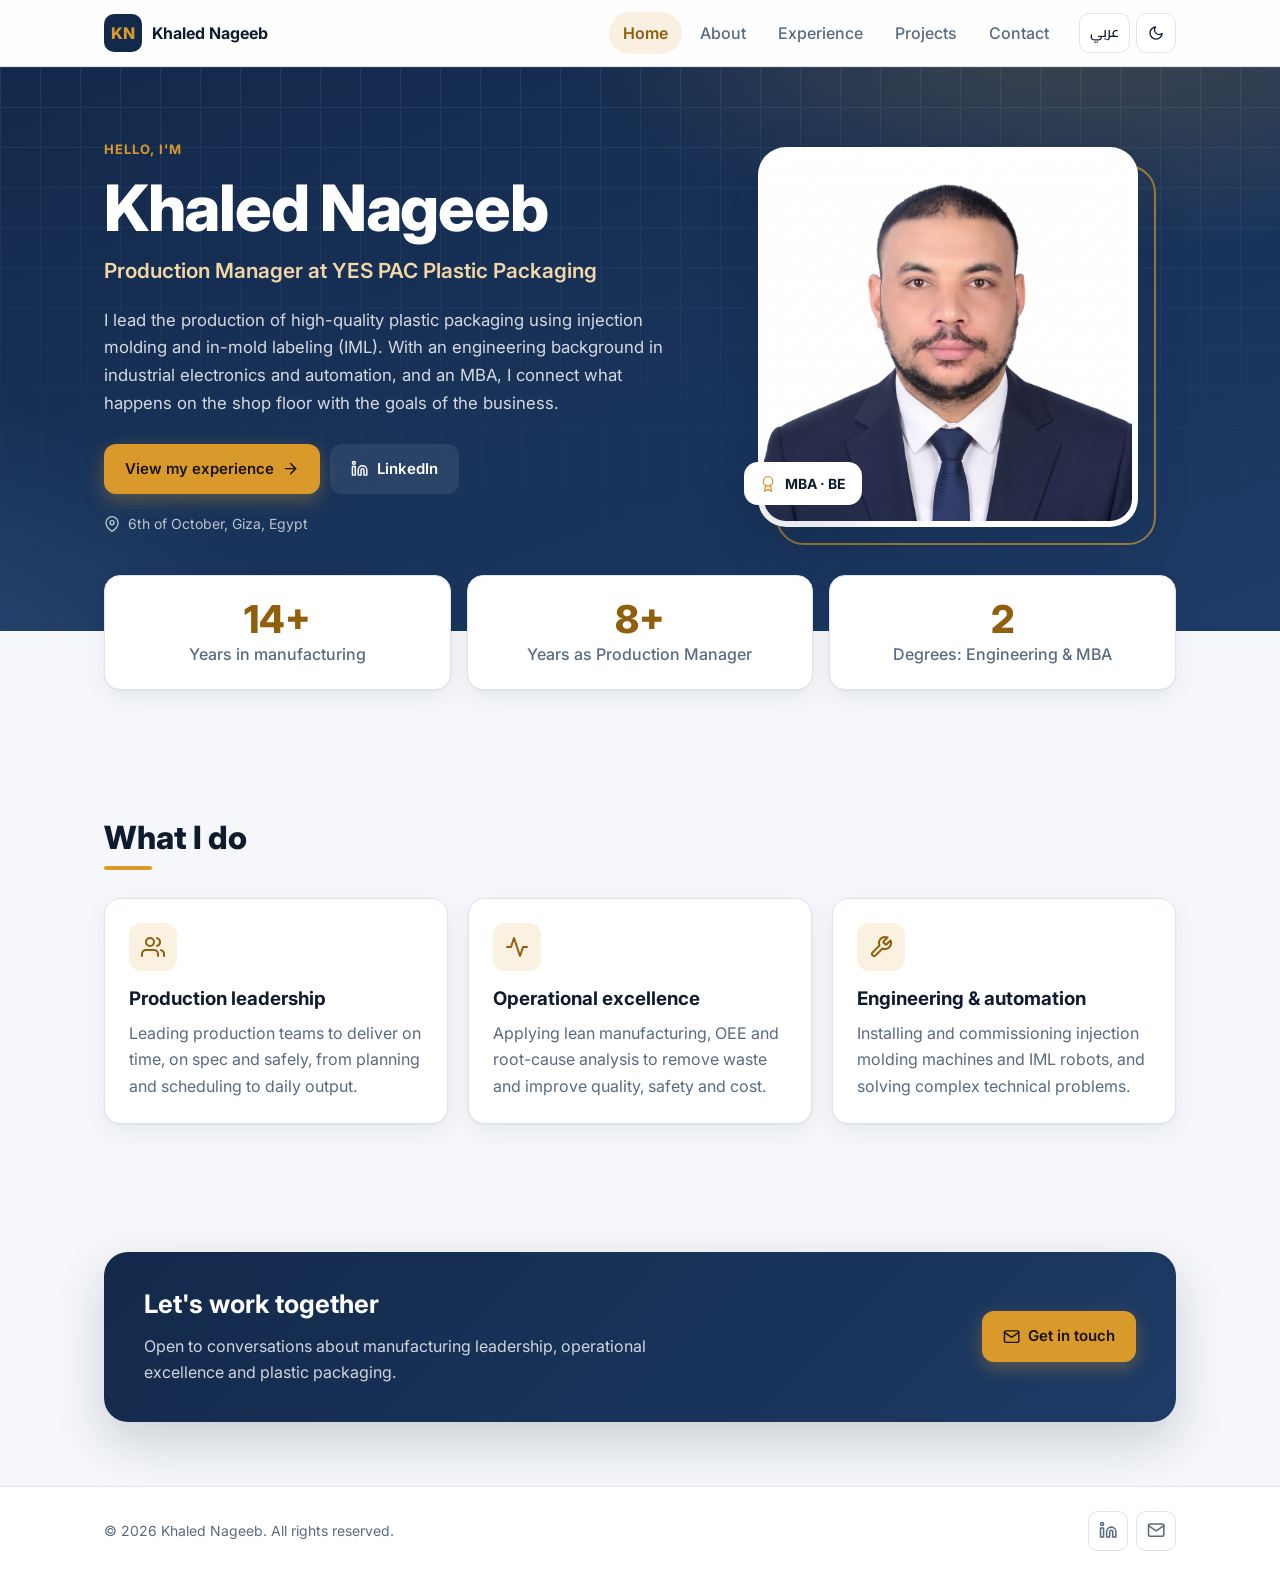
<file: index.html>
<!doctype html>
<html lang="en" dir="ltr">
<head>
  <meta charset="utf-8">
  <meta name="viewport" content="width=device-width, initial-scale=1">
  <title>Khaled Nageeb | Production Manager</title>
  <meta name="description" content="Khaled Nageeb, Production Manager in plastic injection molding and IML packaging, with lean manufacturing, continuous improvement and an MBA.">
  <script>(function(){try{var l=localStorage.getItem('kn-lang'),t=localStorage.getItem('kn-theme');if(l==='ar'){document.documentElement.lang='ar';document.documentElement.dir='rtl';}if(t)document.documentElement.setAttribute('data-theme',t);}catch(e){}})();</script>
  <link rel="preconnect" href="https://fonts.googleapis.com">
  <link rel="preconnect" href="https://fonts.gstatic.com" crossorigin>
  <link href="https://fonts.googleapis.com/css2?family=Cairo:wght@400;500;600;700;800&family=Inter:wght@400;500;600;700;800&display=swap" rel="stylesheet">
  <link rel="stylesheet" href="assets/css/style.css">
  <link rel="icon" href="assets/img/khaled.jpg">
</head>
<body data-page="home">
  <div id="app-header"></div>
  <main id="main">
    <noscript><p>Please enable JavaScript to view this website.</p></noscript>
  </main>
  <div id="app-footer"></div>
  <script src="assets/js/content.js"></script>
  <script src="assets/js/main.js"></script>
</body>
</html>
</file>
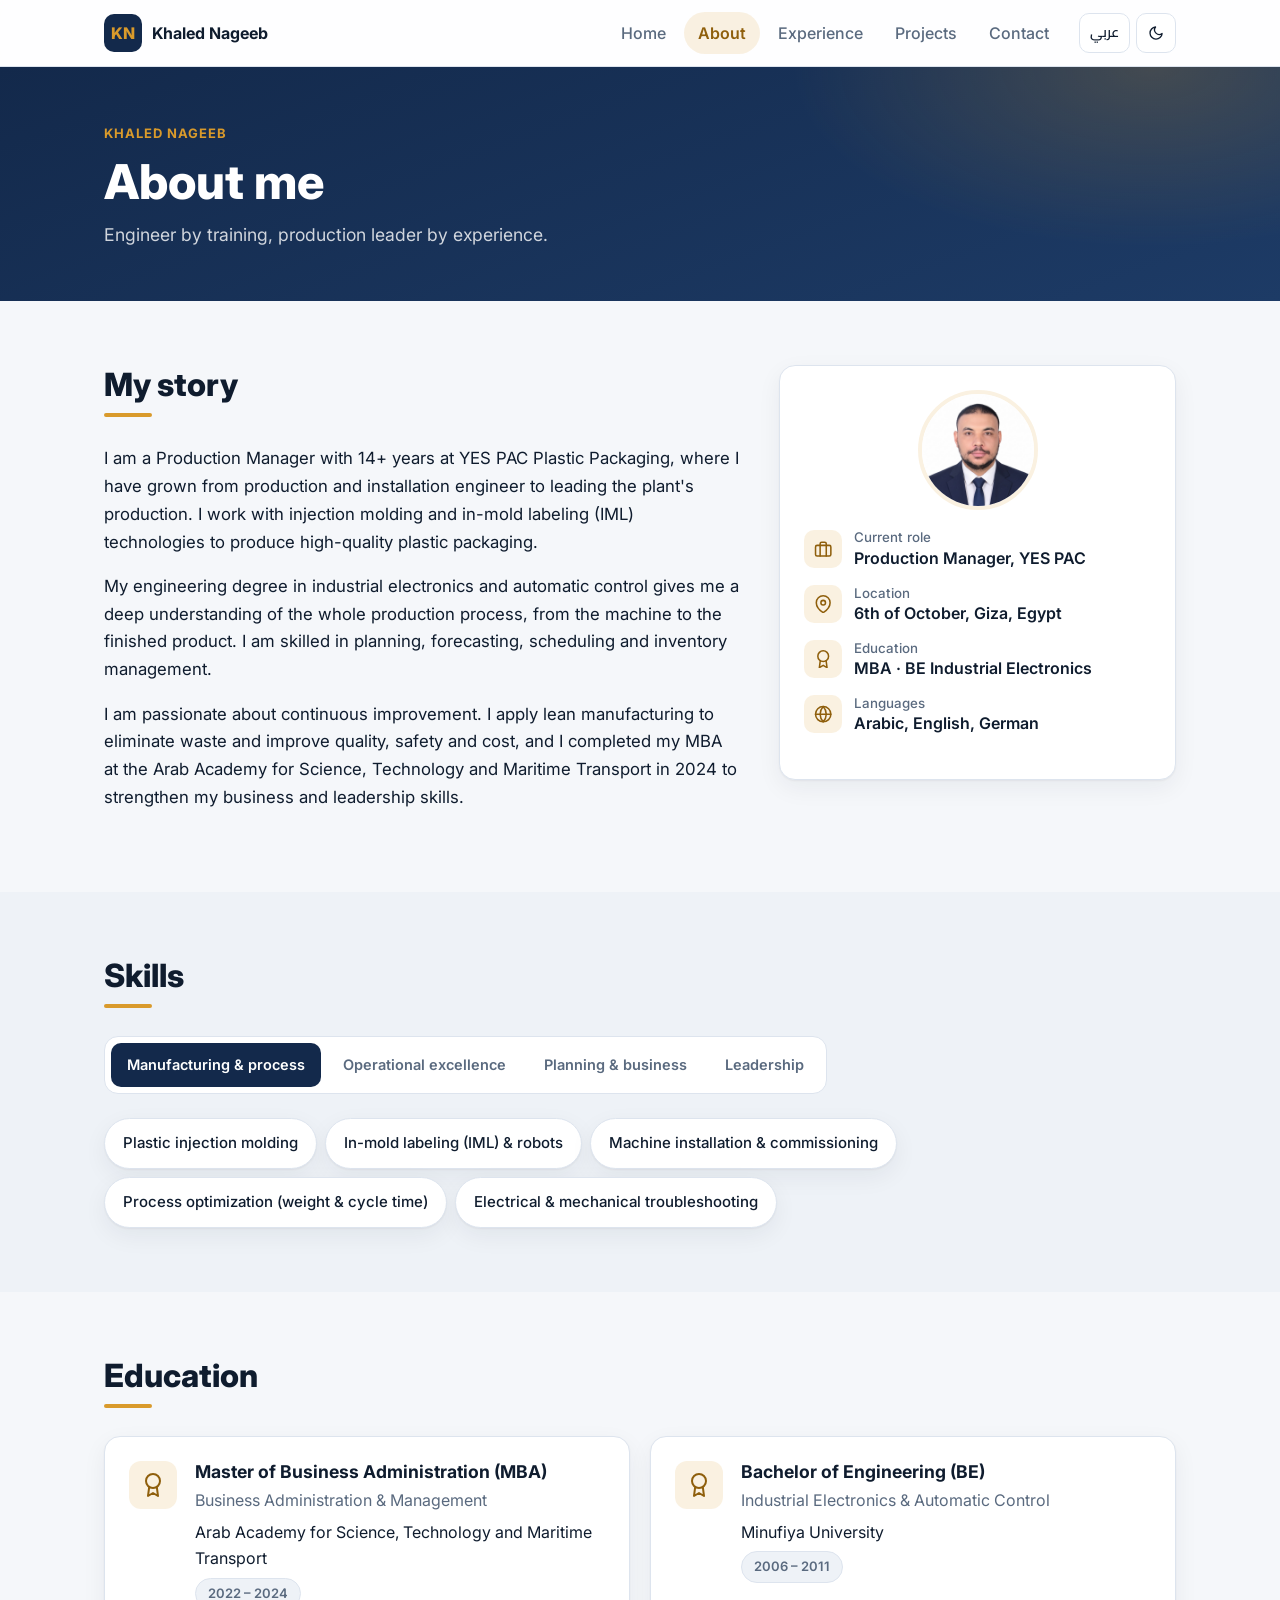
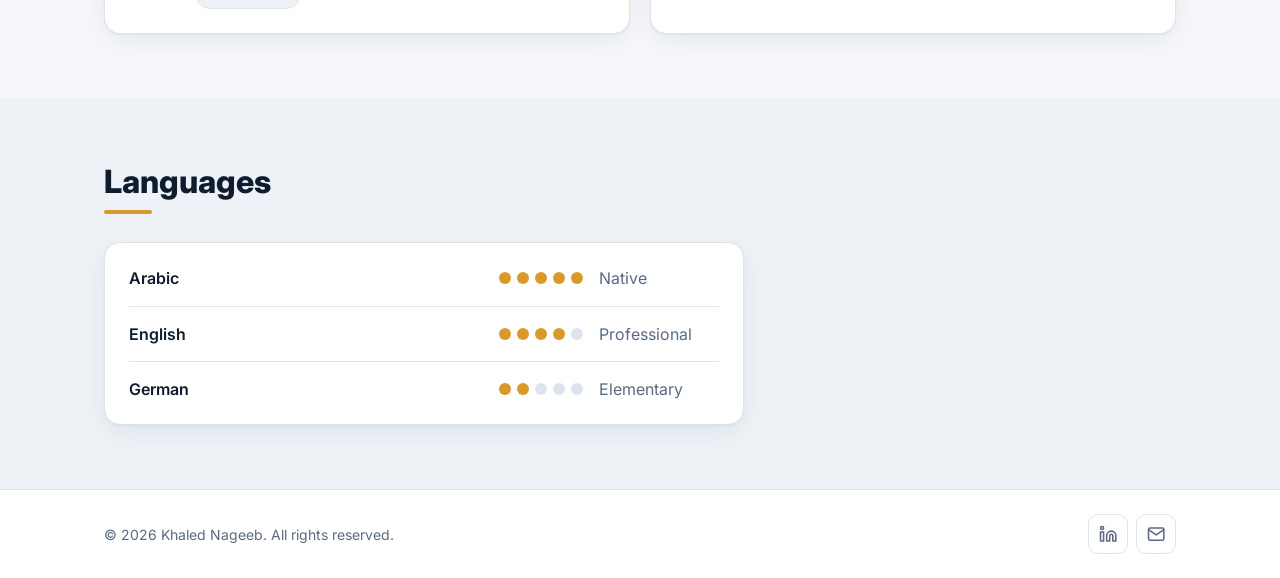
<file: about.html>
<!doctype html>
<html lang="en" dir="ltr">
<head>
  <meta charset="utf-8">
  <meta name="viewport" content="width=device-width, initial-scale=1">
  <title>Khaled Nageeb | Production Manager</title>
  <meta name="description" content="Khaled Nageeb, Production Manager in plastic injection molding and IML packaging, with lean manufacturing, continuous improvement and an MBA.">
  <script>(function(){try{var l=localStorage.getItem('kn-lang'),t=localStorage.getItem('kn-theme');if(l==='ar'){document.documentElement.lang='ar';document.documentElement.dir='rtl';}if(t)document.documentElement.setAttribute('data-theme',t);}catch(e){}})();</script>
  <link rel="preconnect" href="https://fonts.googleapis.com">
  <link rel="preconnect" href="https://fonts.gstatic.com" crossorigin>
  <link href="https://fonts.googleapis.com/css2?family=Cairo:wght@400;500;600;700;800&family=Inter:wght@400;500;600;700;800&display=swap" rel="stylesheet">
  <link rel="stylesheet" href="assets/css/style.css">
  <link rel="icon" href="assets/img/khaled.jpg">
</head>
<body data-page="about">
  <div id="app-header"></div>
  <main id="main">
    <noscript><p>Please enable JavaScript to view this website.</p></noscript>
  </main>
  <div id="app-footer"></div>
  <script src="assets/js/content.js"></script>
  <script src="assets/js/main.js"></script>
</body>
</html>
</file>
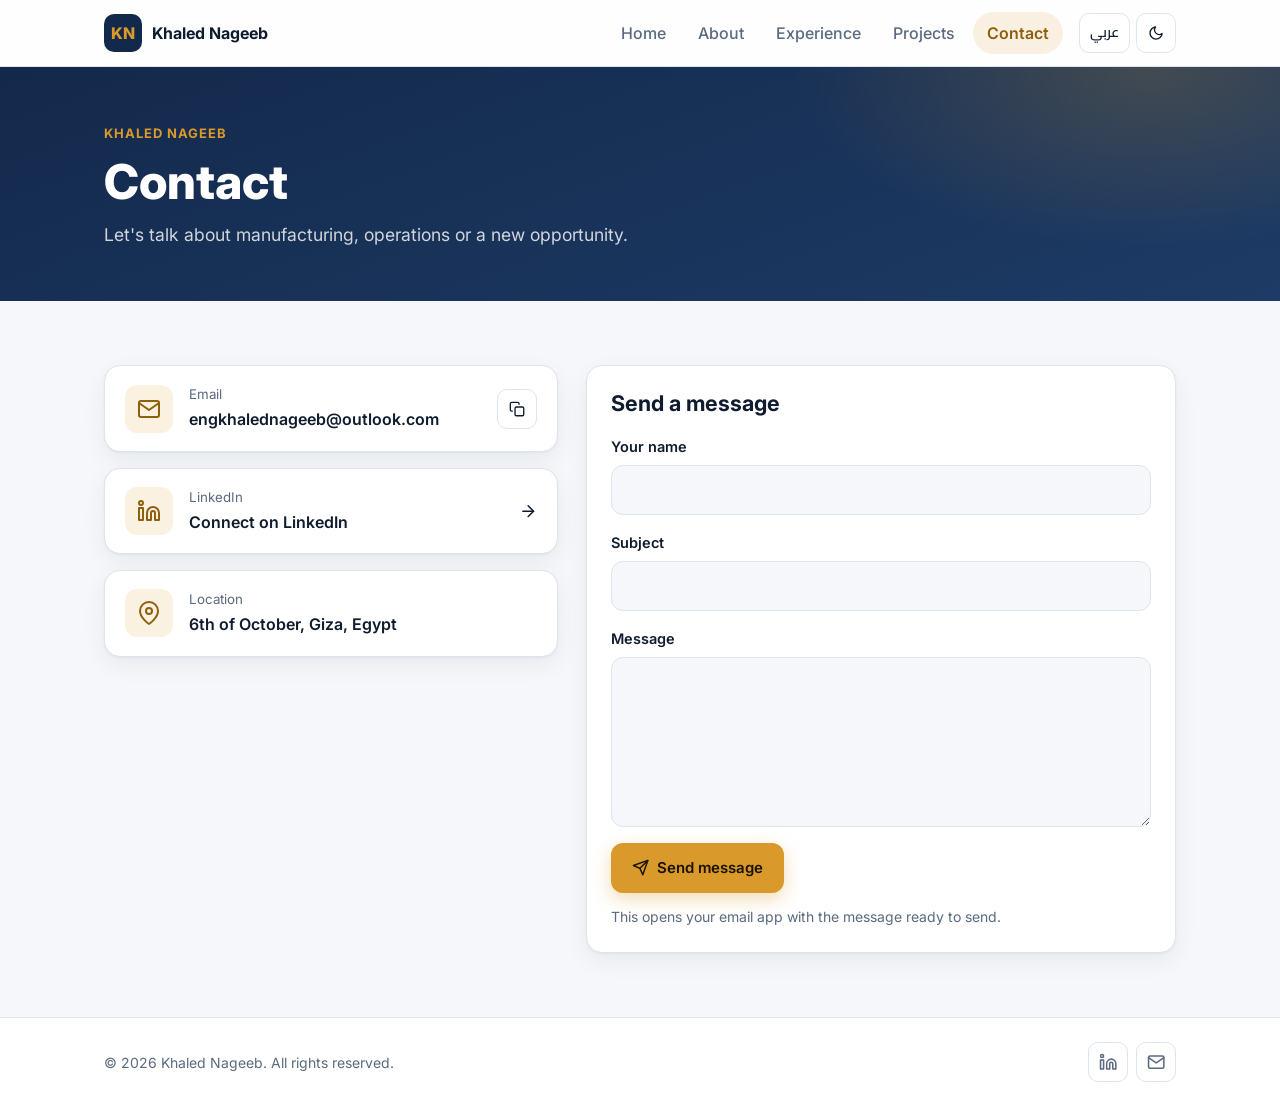
<file: contact.html>
<!doctype html>
<html lang="en" dir="ltr">
<head>
  <meta charset="utf-8">
  <meta name="viewport" content="width=device-width, initial-scale=1">
  <title>Khaled Nageeb | Production Manager</title>
  <meta name="description" content="Khaled Nageeb, Production Manager in plastic injection molding and IML packaging, with lean manufacturing, continuous improvement and an MBA.">
  <script>(function(){try{var l=localStorage.getItem('kn-lang'),t=localStorage.getItem('kn-theme');if(l==='ar'){document.documentElement.lang='ar';document.documentElement.dir='rtl';}if(t)document.documentElement.setAttribute('data-theme',t);}catch(e){}})();</script>
  <link rel="preconnect" href="https://fonts.googleapis.com">
  <link rel="preconnect" href="https://fonts.gstatic.com" crossorigin>
  <link href="https://fonts.googleapis.com/css2?family=Cairo:wght@400;500;600;700;800&family=Inter:wght@400;500;600;700;800&display=swap" rel="stylesheet">
  <link rel="stylesheet" href="assets/css/style.css">
  <link rel="icon" href="assets/img/khaled.jpg">
</head>
<body data-page="contact">
  <div id="app-header"></div>
  <main id="main">
    <noscript><p>Please enable JavaScript to view this website.</p></noscript>
  </main>
  <div id="app-footer"></div>
  <script src="assets/js/content.js"></script>
  <script src="assets/js/main.js"></script>
</body>
</html>
</file>
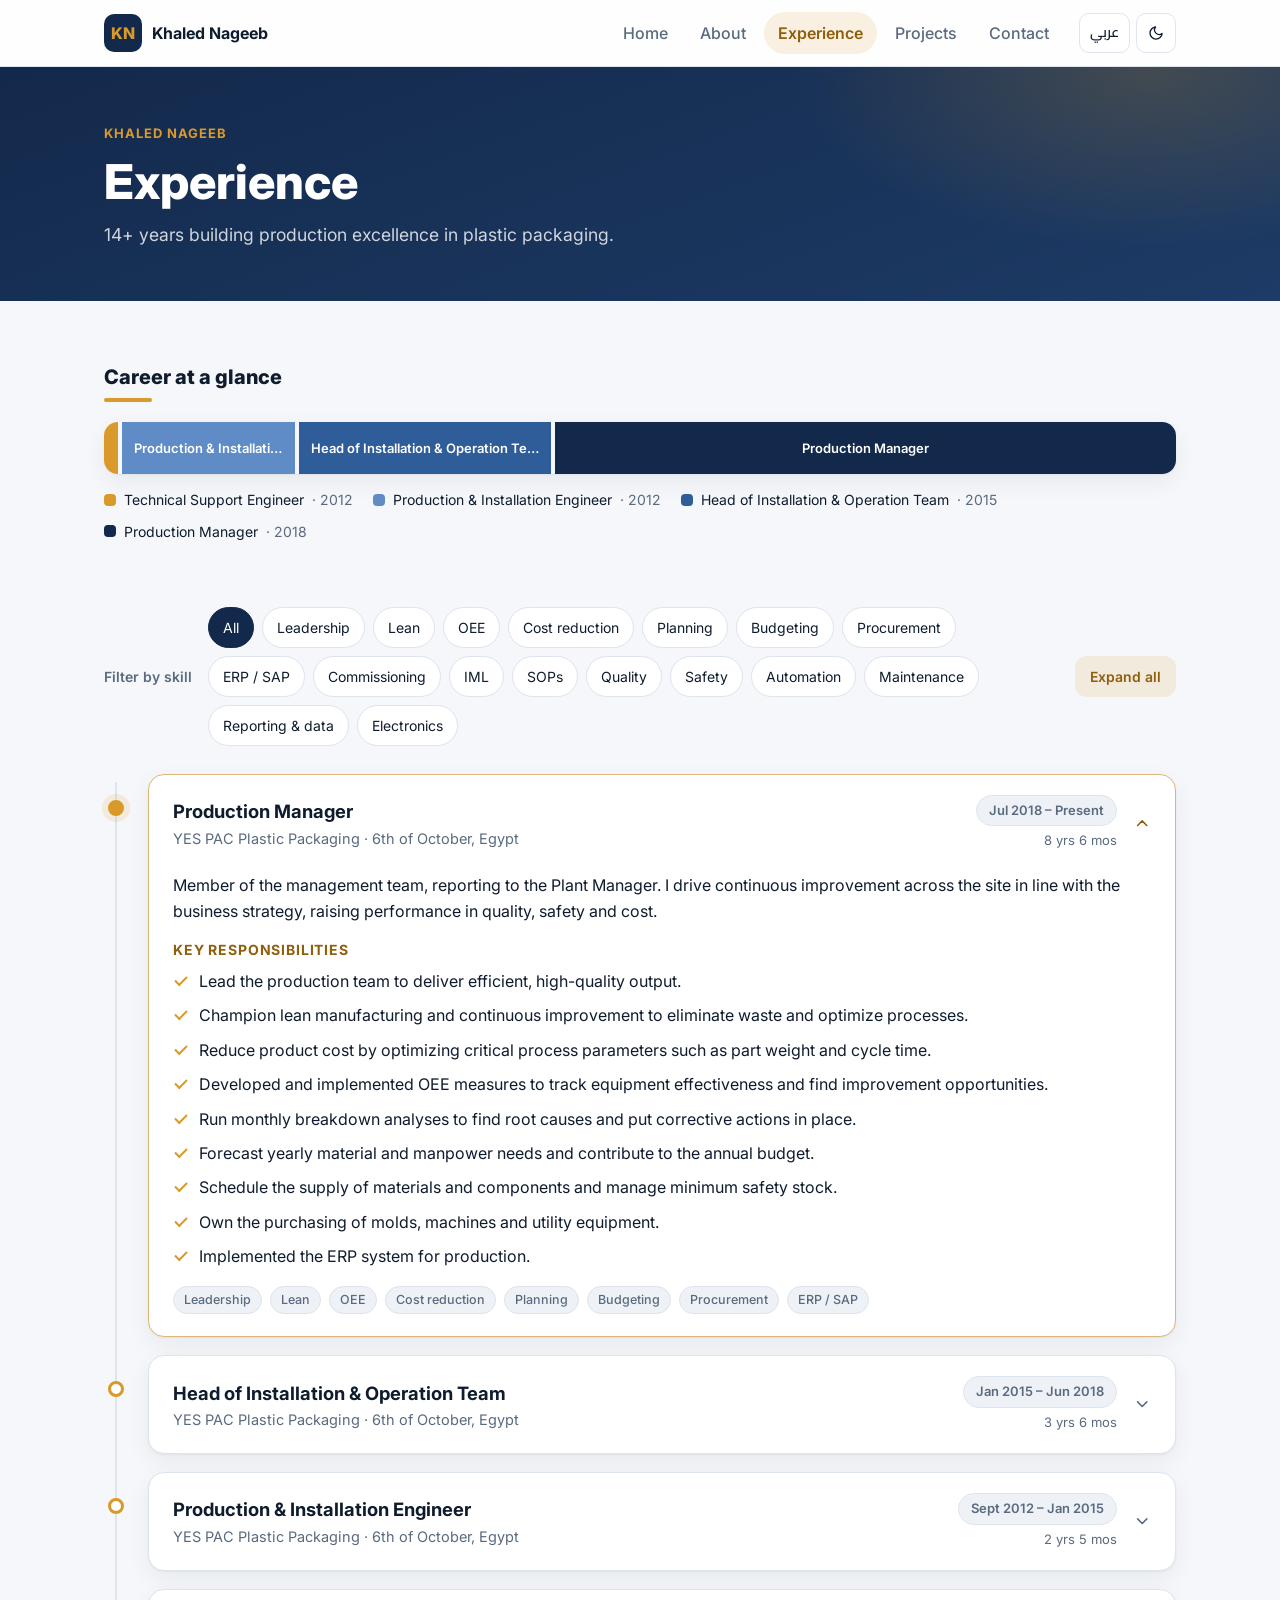
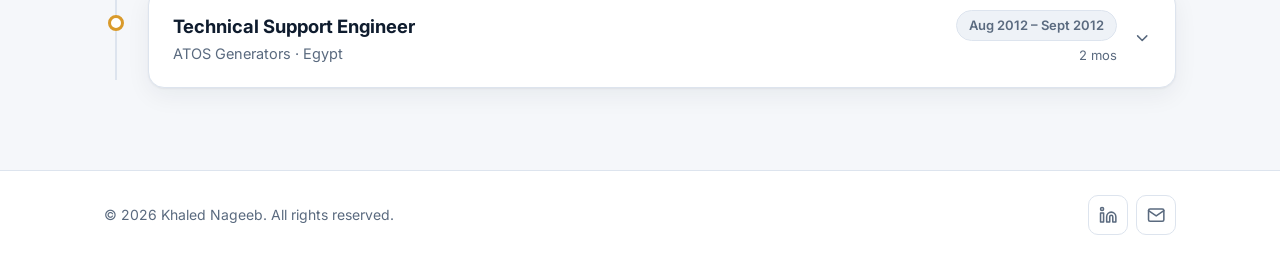
<file: experience.html>
<!doctype html>
<html lang="en" dir="ltr">
<head>
  <meta charset="utf-8">
  <meta name="viewport" content="width=device-width, initial-scale=1">
  <title>Khaled Nageeb | Production Manager</title>
  <meta name="description" content="Khaled Nageeb, Production Manager in plastic injection molding and IML packaging, with lean manufacturing, continuous improvement and an MBA.">
  <script>(function(){try{var l=localStorage.getItem('kn-lang'),t=localStorage.getItem('kn-theme');if(l==='ar'){document.documentElement.lang='ar';document.documentElement.dir='rtl';}if(t)document.documentElement.setAttribute('data-theme',t);}catch(e){}})();</script>
  <link rel="preconnect" href="https://fonts.googleapis.com">
  <link rel="preconnect" href="https://fonts.gstatic.com" crossorigin>
  <link href="https://fonts.googleapis.com/css2?family=Cairo:wght@400;500;600;700;800&family=Inter:wght@400;500;600;700;800&display=swap" rel="stylesheet">
  <link rel="stylesheet" href="assets/css/style.css">
  <link rel="icon" href="assets/img/khaled.jpg">
</head>
<body data-page="experience">
  <div id="app-header"></div>
  <main id="main">
    <noscript><p>Please enable JavaScript to view this website.</p></noscript>
  </main>
  <div id="app-footer"></div>
  <script src="assets/js/content.js"></script>
  <script src="assets/js/main.js"></script>
</body>
</html>
</file>
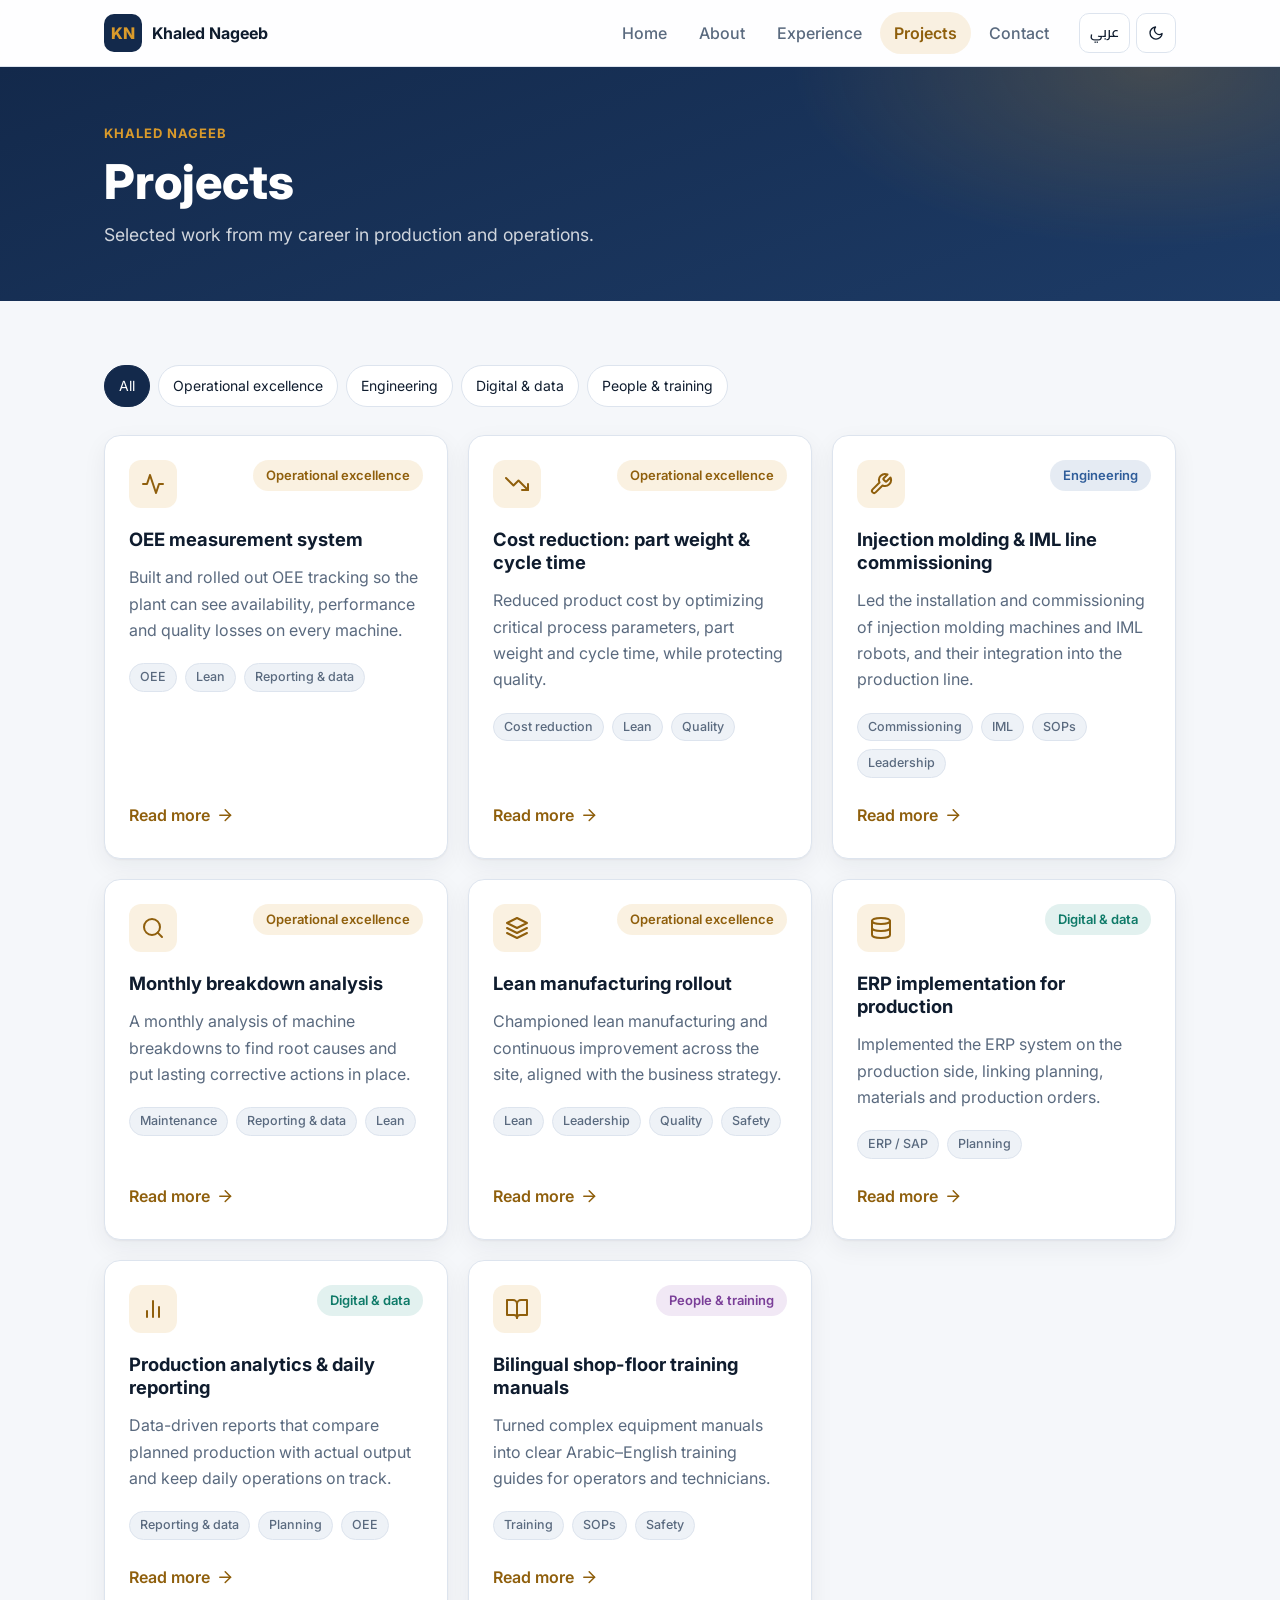
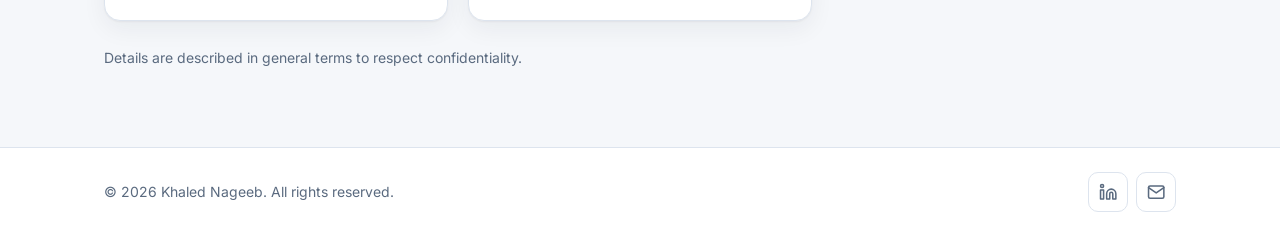
<file: projects.html>
<!doctype html>
<html lang="en" dir="ltr">
<head>
  <meta charset="utf-8">
  <meta name="viewport" content="width=device-width, initial-scale=1">
  <title>Khaled Nageeb | Production Manager</title>
  <meta name="description" content="Khaled Nageeb, Production Manager in plastic injection molding and IML packaging, with lean manufacturing, continuous improvement and an MBA.">
  <script>(function(){try{var l=localStorage.getItem('kn-lang'),t=localStorage.getItem('kn-theme');if(l==='ar'){document.documentElement.lang='ar';document.documentElement.dir='rtl';}if(t)document.documentElement.setAttribute('data-theme',t);}catch(e){}})();</script>
  <link rel="preconnect" href="https://fonts.googleapis.com">
  <link rel="preconnect" href="https://fonts.gstatic.com" crossorigin>
  <link href="https://fonts.googleapis.com/css2?family=Cairo:wght@400;500;600;700;800&family=Inter:wght@400;500;600;700;800&display=swap" rel="stylesheet">
  <link rel="stylesheet" href="assets/css/style.css">
  <link rel="icon" href="assets/img/khaled.jpg">
</head>
<body data-page="projects">
  <div id="app-header"></div>
  <main id="main">
    <noscript><p>Please enable JavaScript to view this website.</p></noscript>
  </main>
  <div id="app-footer"></div>
  <script src="assets/js/content.js"></script>
  <script src="assets/js/main.js"></script>
</body>
</html>
</file>
<file: assets/css/style.css>
/* ===== Tokens ===== */
:root {
  --bg: #f5f7fa;
  --surface: #ffffff;
  --surface-2: #eef2f7;
  --text: #0f1c2e;
  --muted: #5a6a7f;
  --border: #dde4ee;
  --navy: #13294b;
  --navy-2: #1d3b66;
  --accent: #d99a2b;
  --accent-text: #8f5f0c;
  --accent-soft: rgba(217, 154, 43, 0.14);
  --on-accent: #1a1203;
  --hero-text: #ffffff;
  --shadow: 0 1px 2px rgba(15, 28, 46, 0.05), 0 8px 24px rgba(15, 28, 46, 0.06);
  --shadow-lg: 0 20px 50px rgba(15, 28, 46, 0.18);
  --radius: 16px;
  --font: "Inter", system-ui, -apple-system, "Segoe UI", Roboto, Arial, sans-serif;
  --seg-1: #13294b;
  --seg-2: #2f5d9a;
  --seg-3: #5f8cc7;
  --seg-4: #d99a2b;
  color-scheme: light;
}

@media (prefers-color-scheme: dark) {
  :root:not([data-theme="light"]) {
    --bg: #0a121d;
    --surface: #111c2b;
    --surface-2: #162436;
    --text: #e7edf5;
    --muted: #97a8bd;
    --border: #23354b;
    --navy: #0d1c33;
    --navy-2: #152a4a;
    --accent-text: #f0bf68;
    --accent-soft: rgba(217, 154, 43, 0.16);
    --shadow: 0 1px 2px rgba(0, 0, 0, 0.3), 0 8px 24px rgba(0, 0, 0, 0.25);
    --shadow-lg: 0 20px 50px rgba(0, 0, 0, 0.5);
    --seg-1: #3f6fb0;
    --seg-2: #5f8cc7;
    --seg-3: #8fb2df;
    color-scheme: dark;
  }
}
:root[data-theme="dark"] {
  --bg: #0a121d;
  --surface: #111c2b;
  --surface-2: #162436;
  --text: #e7edf5;
  --muted: #97a8bd;
  --border: #23354b;
  --navy: #0d1c33;
  --navy-2: #152a4a;
  --accent-text: #f0bf68;
  --accent-soft: rgba(217, 154, 43, 0.16);
  --shadow: 0 1px 2px rgba(0, 0, 0, 0.3), 0 8px 24px rgba(0, 0, 0, 0.25);
  --shadow-lg: 0 20px 50px rgba(0, 0, 0, 0.5);
  --seg-1: #3f6fb0;
  --seg-2: #5f8cc7;
  --seg-3: #8fb2df;
  color-scheme: dark;
}

html[lang="ar"] { --font: "Cairo", "Segoe UI", Tahoma, Arial, sans-serif; }

/* ===== Base ===== */
*, *::before, *::after { box-sizing: border-box; }
html { scroll-behavior: smooth; -webkit-text-size-adjust: 100%; }
body {
  margin: 0;
  font-family: var(--font);
  font-size: 16px;
  line-height: 1.65;
  color: var(--text);
  background: var(--bg);
  overflow-x: hidden;
  transition: background-color .25s ease, color .25s ease;
}
body.no-scroll { overflow: hidden; }
img { max-width: 100%; display: block; }
a { color: inherit; }
h1, h2, h3, h4 { line-height: 1.25; margin: 0 0 .5em; }
p { margin: 0 0 1em; }
[hidden] { display: none !important; }
:focus-visible { outline: 3px solid var(--accent); outline-offset: 2px; border-radius: 6px; }

.container { width: 100%; max-width: 1120px; margin-inline: auto; padding-inline: 16px; }
@media (min-width: 640px) { .container { padding-inline: 24px; } }

.icon { width: 1.15em; height: 1.15em; flex-shrink: 0; vertical-align: -0.2em; }
[dir="rtl"] .flip-rtl { transform: scaleX(-1); }
.muted { color: var(--muted); }

/* ===== Header ===== */
.site-header {
  position: sticky; top: 0; z-index: 50;
  background: color-mix(in srgb, var(--surface) 85%, transparent);
  backdrop-filter: saturate(1.4) blur(10px);
  -webkit-backdrop-filter: saturate(1.4) blur(10px);
  border-bottom: 1px solid var(--border);
}
.header-inner { display: flex; align-items: center; gap: 16px; height: 66px; }
.brand { display: flex; align-items: center; gap: 10px; text-decoration: none; font-weight: 700; }
.brand-mark {
  display: grid; place-items: center; width: 38px; height: 38px; border-radius: 10px;
  background: var(--navy); color: var(--accent); font-weight: 800; letter-spacing: .5px; font-family: "Inter", sans-serif;
}
.brand-name { white-space: nowrap; }
.main-nav { margin-inline-start: auto; }
.main-nav ul { list-style: none; display: flex; gap: 4px; margin: 0; padding: 0; }
.nav-link {
  display: block; padding: 8px 14px; border-radius: 999px; text-decoration: none;
  color: var(--muted); font-weight: 500; transition: color .2s, background-color .2s;
}
.nav-link:hover { color: var(--text); background: var(--surface-2); }
.nav-link.active { color: var(--accent-text); background: var(--accent-soft); font-weight: 600; }
.header-actions { display: flex; align-items: center; gap: 6px; }

.btn-icon {
  display: inline-grid; place-items: center; min-width: 40px; height: 40px; padding: 0 10px;
  border-radius: 10px; border: 1px solid var(--border); background: var(--surface);
  color: var(--text); cursor: pointer; font: inherit; font-weight: 600; font-size: 14px;
  transition: background-color .2s, border-color .2s, transform .15s;
}
.btn-icon:hover { background: var(--surface-2); border-color: var(--accent); }
.btn-icon:active { transform: scale(.95); }
.lang-toggle { font-family: "Cairo", "Inter", sans-serif; }
html[lang="ar"] .lang-toggle { font-family: "Inter", sans-serif; }
.menu-toggle { display: none; }

@media (max-width: 860px) {
  .brand-name { display: none; }
  .menu-toggle { display: inline-grid; }
  .main-nav {
    position: absolute; inset-inline: 0; top: 66px; margin: 0;
    background: var(--surface); border-bottom: 1px solid var(--border); box-shadow: var(--shadow);
    max-height: 0; overflow: hidden; transition: max-height .3s ease;
  }
  .main-nav.open { max-height: 360px; }
  .main-nav ul { flex-direction: column; padding: 10px 16px 16px; }
  .nav-link { border-radius: 10px; padding: 12px 14px; }
  .header-actions { margin-inline-start: auto; }
}

/* ===== Buttons ===== */
.btn {
  display: inline-flex; align-items: center; justify-content: center; gap: 8px;
  padding: 12px 20px; border-radius: 12px; font: inherit; font-weight: 600; font-size: 15px;
  text-decoration: none; cursor: pointer; border: 1px solid transparent;
  transition: transform .15s, box-shadow .2s, background-color .2s, border-color .2s;
}
.btn:hover { transform: translateY(-2px); }
.btn:active { transform: translateY(0); }
.btn-primary { background: var(--accent); color: var(--on-accent); box-shadow: 0 6px 18px rgba(217, 154, 43, .35); }
.btn-primary:hover { box-shadow: 0 10px 24px rgba(217, 154, 43, .45); }
.btn-outline { border-color: currentColor; background: transparent; }
.btn-ghost { background: rgba(255, 255, 255, .08); }
.btn-sm { padding: 8px 14px; font-size: 14px; }
.btn-block { width: 100%; }
.btn-row { display: flex; flex-wrap: wrap; gap: 10px; margin: 26px 0 18px; }
.link-btn {
  margin-top: auto; align-self: flex-start; display: inline-flex; align-items: center; gap: 6px;
  background: none; border: 0; padding: 6px 0; font: inherit; font-weight: 600; color: var(--accent-text); cursor: pointer;
}
.link-btn .icon { transition: transform .2s; }
.link-btn:hover .icon { transform: translateX(4px); }
[dir="rtl"] .link-btn:hover .icon { transform: scaleX(-1) translateX(4px); }

/* ===== Hero (home) ===== */
.hero {
  position: relative; overflow: hidden; color: var(--hero-text);
  background:
    radial-gradient(900px 400px at 85% -10%, rgba(217, 154, 43, .22), transparent 60%),
    radial-gradient(700px 500px at -10% 110%, rgba(95, 140, 199, .25), transparent 60%),
    linear-gradient(160deg, var(--navy) 0%, var(--navy-2) 100%);
  padding: 72px 0 96px;
}
.hero::after {
  content: ""; position: absolute; inset: 0; pointer-events: none; opacity: .07;
  background-image: linear-gradient(#fff 1px, transparent 1px), linear-gradient(90deg, #fff 1px, transparent 1px);
  background-size: 40px 40px;
  mask-image: linear-gradient(to bottom, #000, transparent 85%);
  -webkit-mask-image: linear-gradient(to bottom, #000, transparent 85%);
}
.hero-grid { position: relative; z-index: 1; display: grid; grid-template-columns: 1.25fr 1fr; gap: 48px; align-items: center; }
.eyebrow { color: var(--accent); font-weight: 700; letter-spacing: .08em; text-transform: uppercase; font-size: 13px; margin-bottom: 8px; }
html[lang="ar"] .eyebrow { letter-spacing: 0; font-size: 15px; }
.hero-name { font-size: clamp(2.4rem, 6vw, 4rem); font-weight: 800; letter-spacing: -.02em; margin-bottom: 6px; }
.hero-role { font-size: clamp(1.05rem, 2.2vw, 1.3rem); color: #f3d7a6; font-weight: 600; margin-bottom: 18px; }
.hero-intro { color: rgba(255, 255, 255, .82); max-width: 58ch; font-size: 1.05rem; }
.hero .btn-outline { color: #fff; border-color: rgba(255, 255, 255, .5); }
.hero .btn-outline:hover { border-color: #fff; background: rgba(255, 255, 255, .08); }
.hero .btn-ghost { color: #fff; }
.hero-location { display: flex; align-items: center; gap: 8px; color: rgba(255, 255, 255, .7); font-size: 14px; margin: 0; }

.hero-photo { position: relative; justify-self: center; width: min(380px, 100%); }
.photo-frame {
  position: relative; border-radius: 28px; overflow: hidden; aspect-ratio: 1;
  background: #fff; box-shadow: var(--shadow-lg);
  border: 6px solid rgba(255, 255, 255, .12);
  animation: float 6s ease-in-out infinite;
}
.photo-frame img { width: 100%; height: 100%; object-fit: cover; }
.hero-photo::before {
  content: ""; position: absolute; inset: 18px -18px -18px 18px; border-radius: 28px;
  border: 2px solid var(--accent); opacity: .7;
}
[dir="rtl"] .hero-photo::before { inset: 18px 18px -18px -18px; }
.photo-badge {
  position: absolute; bottom: 22px; inset-inline-start: -14px;
  display: inline-flex; align-items: center; gap: 8px;
  background: var(--surface); color: var(--text); padding: 10px 16px; border-radius: 14px;
  font-weight: 700; font-size: 14px; box-shadow: var(--shadow-lg); font-family: "Inter", sans-serif;
}
.photo-badge .icon { color: var(--accent); }

@keyframes float { 0%, 100% { transform: translateY(0); } 50% { transform: translateY(-10px); } }

@media (max-width: 860px) {
  .hero { padding: 40px 0 72px; }
  .hero-grid { grid-template-columns: 1fr; gap: 36px; }
  .hero-photo { order: -1; width: min(260px, 72%); }
  .hero-text { text-align: center; }
  .hero-intro { margin-inline: auto; }
  .btn-row, .hero-location { justify-content: center; }
}

/* ===== Stats ===== */
.stats-section { margin-top: -56px; position: relative; z-index: 2; padding-top: 0 !important; }
.stats { display: grid; grid-template-columns: repeat(3, 1fr); gap: 16px; }
.stat {
  background: var(--surface); border: 1px solid var(--border); border-radius: var(--radius);
  padding: 22px; box-shadow: var(--shadow); text-align: center;
}
.stat-value { display: block; font-size: 2.4rem; font-weight: 800; color: var(--accent-text); line-height: 1.1; font-family: "Inter", sans-serif; }
.stat-label { color: var(--muted); font-weight: 500; }
@media (max-width: 640px) {
  .stats { grid-template-columns: 1fr; }
  .stat { display: flex; align-items: center; gap: 16px; text-align: start; padding: 16px 20px; }
  .stat-value { font-size: 2rem; min-width: 64px; }
}

/* ===== Sections ===== */
.section { padding: 64px 0; }
.section.alt { background: var(--surface-2); }
.section.pt-0 { padding-top: 0; }
.section-title { font-size: clamp(1.5rem, 3vw, 2rem); font-weight: 800; position: relative; padding-bottom: 12px; margin-bottom: 28px; }
.section-title::after { content: ""; position: absolute; bottom: 0; inset-inline-start: 0; width: 48px; height: 4px; border-radius: 4px; background: var(--accent); }
.section-title.small { font-size: 1.25rem; margin-bottom: 20px; }

.page-hero {
  color: var(--hero-text);
  background:
    radial-gradient(600px 300px at 90% 0%, rgba(217, 154, 43, .22), transparent 60%),
    linear-gradient(160deg, var(--navy) 0%, var(--navy-2) 100%);
  padding: 56px 0 52px;
}
.page-hero h1 { font-size: clamp(2rem, 5vw, 3rem); font-weight: 800; margin-bottom: 8px; }
.page-hero .lead { color: rgba(255, 255, 255, .8); font-size: 1.1rem; max-width: 60ch; margin: 0; }

.grid-3 { display: grid; grid-template-columns: repeat(3, 1fr); gap: 20px; }
.grid-2 { display: grid; grid-template-columns: repeat(2, 1fr); gap: 20px; }
@media (max-width: 960px) { .grid-3 { grid-template-columns: repeat(2, 1fr); } }
@media (max-width: 640px) { .grid-3, .grid-2 { grid-template-columns: 1fr; } }

.card {
  background: var(--surface); border: 1px solid var(--border); border-radius: var(--radius);
  padding: 24px; box-shadow: var(--shadow);
}
.feature { transition: transform .25s, box-shadow .25s, border-color .25s; }
.feature:hover { transform: translateY(-6px); box-shadow: var(--shadow-lg); border-color: var(--accent); }
.feature p { color: var(--muted); margin: 0; }
.feature-icon {
  display: inline-grid; place-items: center; width: 48px; height: 48px; border-radius: 12px;
  background: var(--accent-soft); color: var(--accent-text); margin-bottom: 16px; flex-shrink: 0;
}
.feature-icon .icon { width: 24px; height: 24px; }

.cta {
  display: flex; align-items: center; justify-content: space-between; gap: 24px; flex-wrap: wrap;
  background: linear-gradient(135deg, var(--navy), var(--navy-2)); color: #fff;
  border-radius: 24px; padding: 36px 40px; box-shadow: var(--shadow-lg);
}
.cta h2 { font-size: 1.6rem; }
.cta p { color: rgba(255, 255, 255, .8); margin: 0; max-width: 55ch; }
@media (max-width: 640px) { .cta { padding: 28px 22px; } }

/* ===== Pills & chips ===== */
.pill {
  display: inline-block; padding: 4px 12px; border-radius: 999px; font-size: 13px; font-weight: 600;
  background: var(--surface-2); color: var(--muted); border: 1px solid var(--border); white-space: nowrap;
}
.chips { display: flex; flex-wrap: wrap; gap: 8px; }
.chip {
  display: inline-flex; align-items: center; padding: 8px 14px; border-radius: 999px;
  background: var(--surface); border: 1px solid var(--border); font-size: 14px; font-weight: 500; color: var(--text);
}
.chip.small { padding: 3px 10px; font-size: 12.5px; background: var(--surface-2); color: var(--muted); }
.chip.small.hit { background: var(--accent-soft); color: var(--accent-text); border-color: var(--accent); }
.chip-btn { cursor: pointer; font: inherit; font-size: 14px; transition: background-color .2s, border-color .2s, color .2s; }
.chip-btn:hover { border-color: var(--accent); }
.chip-btn.active { background: var(--navy); color: #fff; border-color: var(--navy); }
:root[data-theme="dark"] .chip-btn.active { background: var(--accent); color: var(--on-accent); border-color: var(--accent); }
@media (prefers-color-scheme: dark) { :root:not([data-theme="light"]) .chip-btn.active { background: var(--accent); color: var(--on-accent); border-color: var(--accent); } }

/* ===== About ===== */
.about-grid { display: grid; grid-template-columns: 1.6fr 1fr; gap: 40px; align-items: start; }
.prose p { font-size: 1.05rem; }
.facts { position: sticky; top: 90px; }
.facts-photo { width: 120px; height: 120px; border-radius: 50%; object-fit: cover; margin: 0 auto 18px; border: 4px solid var(--accent-soft); }
.facts ul { list-style: none; padding: 0; margin: 0 0 20px; display: grid; gap: 14px; }
.facts li { display: flex; gap: 12px; align-items: center; }
.facts li > span:last-child { display: flex; flex-direction: column; font-weight: 600; line-height: 1.4; }
.facts small { color: var(--muted); font-weight: 500; }
.fact-icon { display: grid; place-items: center; width: 38px; height: 38px; border-radius: 10px; background: var(--accent-soft); color: var(--accent-text); flex-shrink: 0; }
.facts .btn-outline { color: var(--text); border-color: var(--border); }
.facts .btn-outline:hover { border-color: var(--accent); }
@media (max-width: 860px) { .about-grid { grid-template-columns: 1fr; } .facts { position: static; } }

.tabs { display: flex; flex-wrap: wrap; gap: 6px; padding: 6px; background: var(--surface); border: 1px solid var(--border); border-radius: 14px; width: fit-content; max-width: 100%; margin-bottom: 24px; }
.tab { border: 0; background: none; padding: 10px 16px; border-radius: 10px; font: inherit; font-weight: 600; font-size: 14.5px; color: var(--muted); cursor: pointer; transition: background-color .2s, color .2s; }
.tab:hover { color: var(--text); }
.tab.active { background: var(--navy); color: #fff; }
:root[data-theme="dark"] .tab.active { background: var(--accent); color: var(--on-accent); }
@media (prefers-color-scheme: dark) { :root:not([data-theme="light"]) .tab.active { background: var(--accent); color: var(--on-accent); } }
.skill-chips .chip { padding: 12px 18px; font-size: 15px; box-shadow: var(--shadow); }

.edu { display: flex; gap: 18px; align-items: flex-start; }
.edu .feature-icon { margin: 0; }
.edu h3 { font-size: 1.1rem; margin-bottom: 4px; }
.edu p { margin-bottom: 6px; }

.lang-list { list-style: none; margin: 0; padding: 8px 24px; max-width: 640px; }
.lang-item { display: grid; grid-template-columns: 1fr auto 120px; gap: 16px; align-items: center; padding: 14px 0; border-bottom: 1px solid var(--border); }
.lang-item:last-child { border-bottom: 0; }
.lang-name { font-weight: 600; }
.dots { display: flex; gap: 6px; }
.dots i { width: 12px; height: 12px; border-radius: 50%; background: var(--border); }
.dots i.on { background: var(--accent); }
@media (max-width: 480px) { .lang-item { grid-template-columns: 1fr auto; } .lang-item .muted { grid-column: 1 / -1; margin-top: -10px; font-size: 14px; } }

/* ===== Experience ===== */
.glance { display: flex; gap: 4px; height: 52px; border-radius: 14px; overflow: hidden; box-shadow: var(--shadow); }
.seg { border: 0; cursor: pointer; color: #fff; font: inherit; font-size: 13px; font-weight: 600; padding: 0 12px; min-width: 14px; overflow: hidden; transition: filter .2s, flex-grow .3s; }
.seg:hover { filter: brightness(1.12); }
.seg-label { display: block; white-space: nowrap; overflow: hidden; text-overflow: ellipsis; }
.seg-atos { background: var(--seg-4); color: var(--on-accent); padding: 0; }
.seg-atos .seg-label { display: none; }
.seg-eng { background: var(--seg-3); }
.seg-head { background: var(--seg-2); }
.seg-pm { background: var(--seg-1); }
.glance-legend { list-style: none; padding: 0; margin: 14px 0 0; display: flex; flex-wrap: wrap; gap: 8px 20px; font-size: 14px; }
.glance-legend li { display: flex; align-items: center; gap: 8px; }
.glance-legend i { width: 12px; height: 12px; border-radius: 4px; display: inline-block; }
@media (max-width: 640px) { .seg-label { display: none; } }

.toolbar { display: flex; flex-wrap: wrap; align-items: center; gap: 12px 16px; margin-bottom: 28px; }
.toolbar-label { font-weight: 600; color: var(--muted); font-size: 14px; }
.toolbar .chips { flex: 1; }
#toggle-all { color: var(--accent-text); background: var(--accent-soft); }

.timeline { list-style: none; margin: 0; padding: 0; position: relative; }
.timeline::before { content: ""; position: absolute; top: 8px; bottom: 8px; inset-inline-start: 11px; width: 2px; background: var(--border); }
.tl-item { position: relative; padding-inline-start: 44px; margin-bottom: 18px; }
.tl-dot { position: absolute; inset-inline-start: 4px; top: 26px; width: 16px; height: 16px; border-radius: 50%; background: var(--surface); border: 3px solid var(--accent); }
.tl-item:first-child .tl-dot { background: var(--accent); box-shadow: 0 0 0 6px var(--accent-soft); }
.tl-card { padding: 0; overflow: hidden; transition: box-shadow .25s, border-color .25s; }
.tl-card:hover, .tl-card.open { border-color: color-mix(in srgb, var(--accent) 60%, var(--border)); }
.tl-item.flash .tl-card { box-shadow: 0 0 0 4px var(--accent-soft), var(--shadow-lg); }
.tl-head {
  width: 100%; display: flex; align-items: center; gap: 16px; padding: 20px 24px; text-align: start;
  background: none; border: 0; font: inherit; color: inherit; cursor: pointer;
}
.tl-title { flex: 1; display: flex; flex-direction: column; min-width: 0; }
.tl-role { font-size: 1.15rem; font-weight: 700; }
.tl-company { color: var(--muted); font-size: 14.5px; }
.tl-meta { display: flex; flex-direction: column; align-items: flex-end; gap: 4px; }
.tl-dur { font-size: 13px; }
.tl-chevron { transition: transform .3s; color: var(--muted); }
.tl-card.open .tl-chevron { transform: rotate(180deg); color: var(--accent-text); }
.tl-body { display: grid; grid-template-rows: 0fr; transition: grid-template-rows .35s ease; }
.tl-card.open .tl-body { grid-template-rows: 1fr; }
.tl-body-inner { overflow: hidden; padding: 0 24px; }
.tl-card.open .tl-body-inner { padding-bottom: 22px; }
.tl-body h4 { font-size: 14px; text-transform: uppercase; letter-spacing: .06em; color: var(--accent-text); margin: 6px 0 10px; }
html[lang="ar"] .tl-body h4, html[lang="ar"] .modal-dialog h4 { letter-spacing: 0; font-size: 15px; }
.ticks { list-style: none; padding: 0; margin: 0 0 16px; display: grid; gap: 8px; }
.ticks li { position: relative; padding-inline-start: 26px; }
.ticks li::before { content: ""; position: absolute; inset-inline-start: 2px; top: .5em; width: 12px; height: 7px; border-left: 2px solid var(--accent); border-bottom: 2px solid var(--accent); transform: rotate(-45deg); }
@media (max-width: 640px) {
  .tl-item { padding-inline-start: 32px; }
  .timeline::before { inset-inline-start: 7px; }
  .tl-dot { inset-inline-start: 0; }
  .tl-head { flex-wrap: wrap; padding: 16px 18px; gap: 10px; }
  .tl-title { flex-basis: calc(100% - 40px); }
  .tl-meta { flex-direction: row; align-items: center; gap: 10px; order: 3; flex-basis: 100%; }
  .tl-body-inner { padding: 0 18px; }
}
.empty { text-align: center; padding: 24px; }
@media (max-width: 640px) { .chip-btn { padding: 6px 12px; font-size: 13.5px; } .toolbar .chips { flex-basis: 100%; } }

/* ===== Projects ===== */
.project { display: flex; flex-direction: column; gap: 4px; transition: transform .25s, box-shadow .25s, border-color .25s; }
.project:hover { transform: translateY(-6px); box-shadow: var(--shadow-lg); border-color: var(--accent); }
.project-top { display: flex; align-items: flex-start; justify-content: space-between; gap: 10px; }
.project h3 { font-size: 1.15rem; }
.project p { color: var(--muted); }
.project .chips { margin-bottom: 14px; }
.cat-ops { background: var(--accent-soft); color: var(--accent-text); border-color: transparent; }
.cat-eng { background: rgba(47, 93, 154, .12); color: #2f5d9a; border-color: transparent; }
.cat-digital { background: rgba(20, 140, 120, .12); color: #0f7a68; border-color: transparent; }
.cat-people { background: rgba(140, 70, 170, .12); color: #7a3e98; border-color: transparent; }
:root[data-theme="dark"] .cat-eng { color: #8fb2df; } :root[data-theme="dark"] .cat-digital { color: #5fd0bb; } :root[data-theme="dark"] .cat-people { color: #c79be0; }
@media (prefers-color-scheme: dark) {
  :root:not([data-theme="light"]) .cat-eng { color: #8fb2df; }
  :root:not([data-theme="light"]) .cat-digital { color: #5fd0bb; }
  :root:not([data-theme="light"]) .cat-people { color: #c79be0; }
}
.small-note { font-size: 14px; margin-top: 24px; }

.modal { position: fixed; inset: 0; z-index: 100; display: grid; place-items: center; padding: 16px; }
.modal-backdrop { position: absolute; inset: 0; background: rgba(5, 12, 22, .6); backdrop-filter: blur(4px); animation: fade .2s ease; }
.modal-dialog {
  position: relative; width: min(640px, 100%); max-height: calc(100vh - 32px); overflow-y: auto;
  background: var(--surface); border-radius: 20px; padding: 30px; box-shadow: var(--shadow-lg);
  border: 1px solid var(--border); animation: rise .28s cubic-bezier(.2, .8, .2, 1);
}
.modal-dialog:focus { outline: none; }
.modal-close { position: absolute; top: 14px; inset-inline-end: 14px; }
.modal-head { display: flex; gap: 16px; align-items: center; margin-bottom: 18px; padding-inline-end: 44px; }
.modal-head .feature-icon { margin: 0; }
.modal-head h2 { font-size: 1.35rem; margin: 6px 0 0; }
.modal-dialog h4 { font-size: 13.5px; text-transform: uppercase; letter-spacing: .06em; color: var(--accent-text); margin: 20px 0 8px; }
.modal-dialog p { margin-bottom: 0; }
.outcome { padding: 14px 16px; border-radius: 12px; background: var(--accent-soft); border-inline-start: 4px solid var(--accent); font-weight: 500; }
@media (max-width: 640px) { .modal-dialog { padding: 22px 18px; } }
@keyframes fade { from { opacity: 0; } }
@keyframes rise { from { opacity: 0; transform: translateY(24px) scale(.98); } }

/* ===== Contact ===== */
.contact-grid { display: grid; grid-template-columns: 1fr 1.3fr; gap: 28px; align-items: start; }
.contact-cards { display: grid; gap: 16px; }
.contact-card { display: flex; align-items: center; gap: 16px; padding: 18px 20px; text-decoration: none; transition: transform .2s, border-color .2s; }
.contact-card .feature-icon { margin: 0; }
.contact-card.linkish:hover { transform: translateY(-3px); border-color: var(--accent); }
.contact-body { flex: 1; display: flex; flex-direction: column; min-width: 0; }
.contact-body small { color: var(--muted); }
.contact-value { font-weight: 600; text-decoration: none; overflow-wrap: anywhere; }
[dir="rtl"] .contact-value[dir="ltr"] { text-align: end; }
.contact-form h2 { font-size: 1.35rem; margin-bottom: 18px; }
.contact-form label { display: block; font-weight: 600; font-size: 14.5px; margin-bottom: 16px; }
.contact-form input, .contact-form textarea {
  display: block; width: 100%; margin-top: 6px; padding: 12px 14px; border-radius: 12px;
  border: 1px solid var(--border); background: var(--bg); color: var(--text); font: inherit; font-weight: 400;
  transition: border-color .2s, box-shadow .2s;
}
.contact-form input:focus, .contact-form textarea:focus { outline: none; border-color: var(--accent); box-shadow: 0 0 0 4px var(--accent-soft); }
.contact-form textarea { resize: vertical; min-height: 140px; }
.form-error { color: #c0392b; font-weight: 600; font-size: 14px; }
.contact-form .small-note { margin: 12px 0 0; }
@media (max-width: 860px) { .contact-grid { grid-template-columns: 1fr; } }

.toast {
  position: fixed; bottom: 24px; left: 50%; transform: translate(-50%, 20px); opacity: 0;
  background: var(--navy); color: #fff; padding: 12px 20px; border-radius: 12px; font-weight: 600;
  box-shadow: var(--shadow-lg); transition: opacity .25s, transform .25s; pointer-events: none; z-index: 120;
}
.toast.show { opacity: 1; transform: translate(-50%, 0); }

/* ===== Footer ===== */
.site-footer { border-top: 1px solid var(--border); background: var(--surface); padding: 24px 0; }
.footer-inner { display: flex; align-items: center; justify-content: space-between; gap: 16px; flex-wrap: wrap; }
.footer-inner p { margin: 0; color: var(--muted); font-size: 14px; }
.footer-links { display: flex; gap: 8px; }
.footer-links a { display: grid; place-items: center; width: 40px; height: 40px; border-radius: 10px; border: 1px solid var(--border); color: var(--muted); transition: color .2s, border-color .2s; }
.footer-links a:hover { color: var(--accent-text); border-color: var(--accent); }

/* ===== Motion ===== */
.reveal { opacity: 0; transform: translateY(22px); transition: opacity .6s ease, transform .6s cubic-bezier(.2, .8, .2, 1); }
.reveal.in { opacity: 1; transform: none; }
.pop { animation: pop .35s cubic-bezier(.2, .8, .2, 1) both; }
@keyframes pop { from { opacity: 0; transform: scale(.94) translateY(8px); } }

@media (prefers-reduced-motion: reduce) {
  *, *::before, *::after { animation: none !important; transition: none !important; scroll-behavior: auto !important; }
  .reveal { opacity: 1; transform: none; }
}

noscript p { padding: 24px 16px; text-align: center; }
</file>
